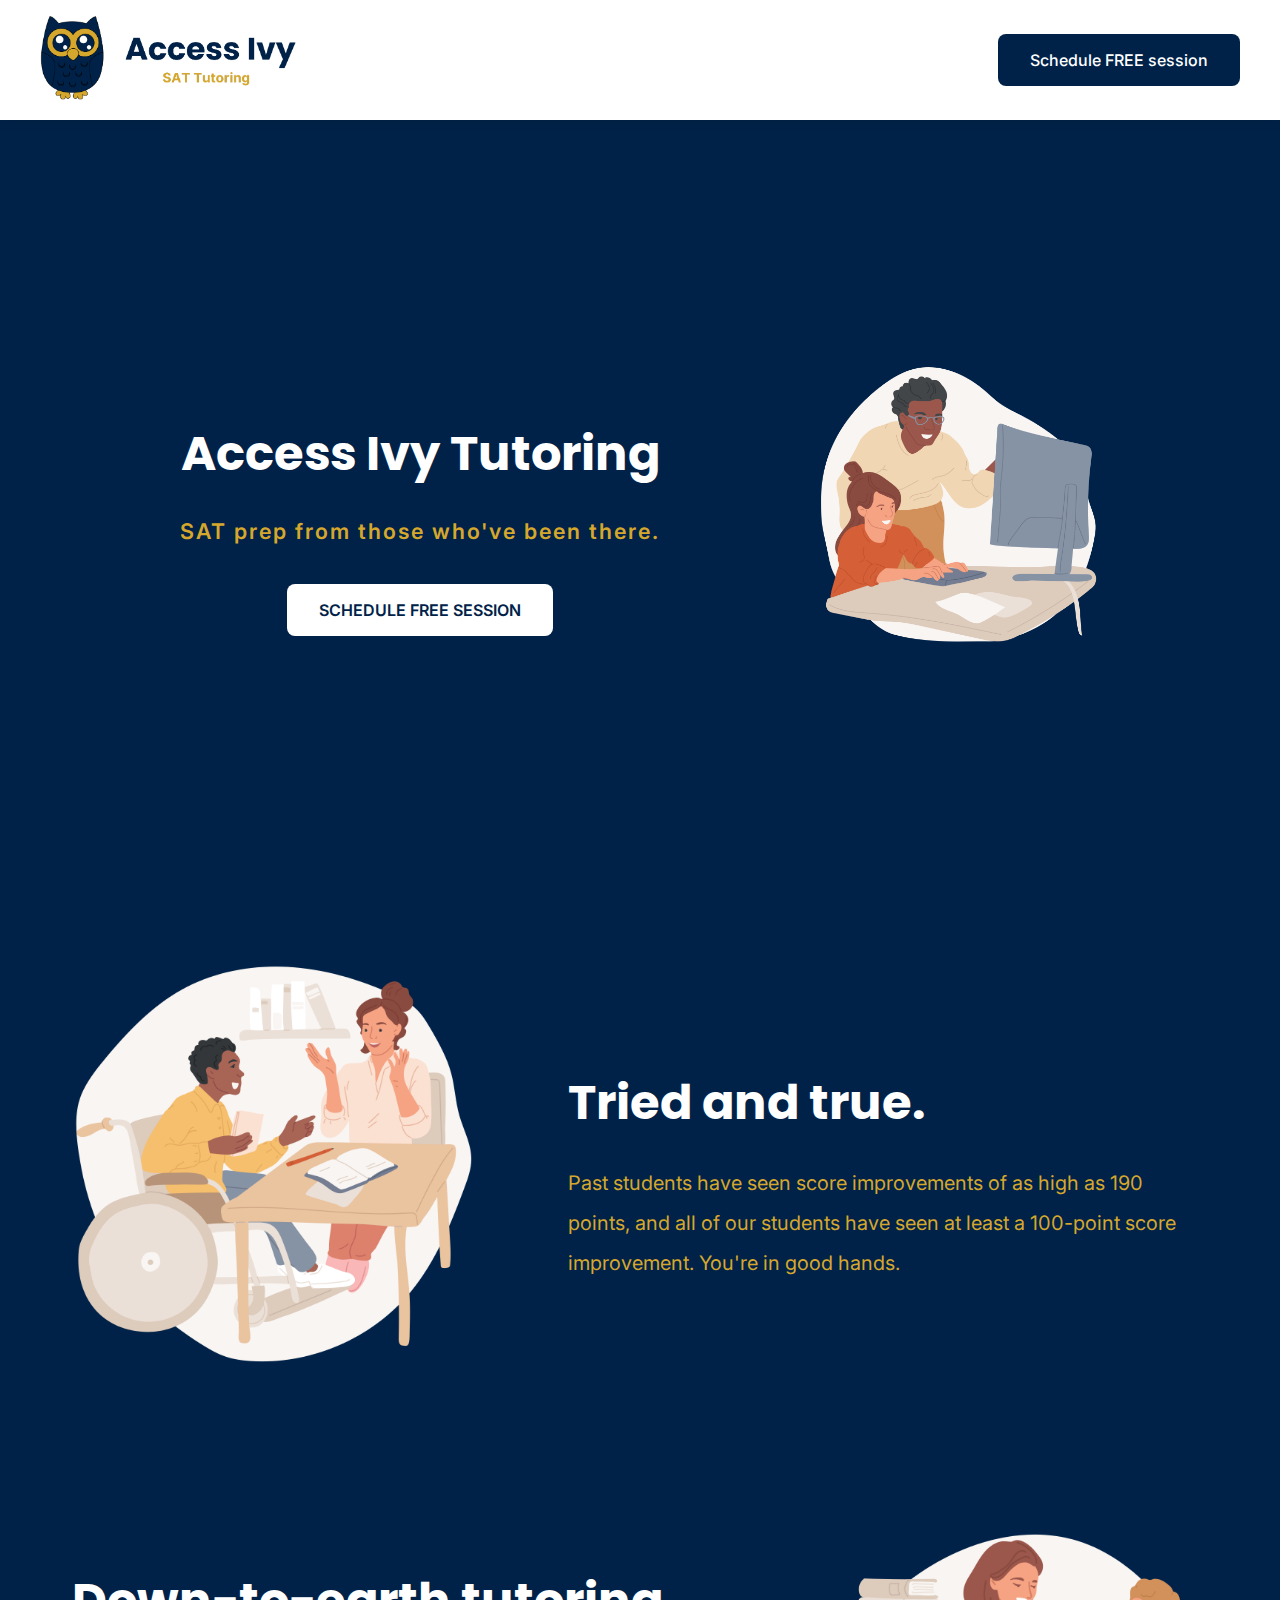
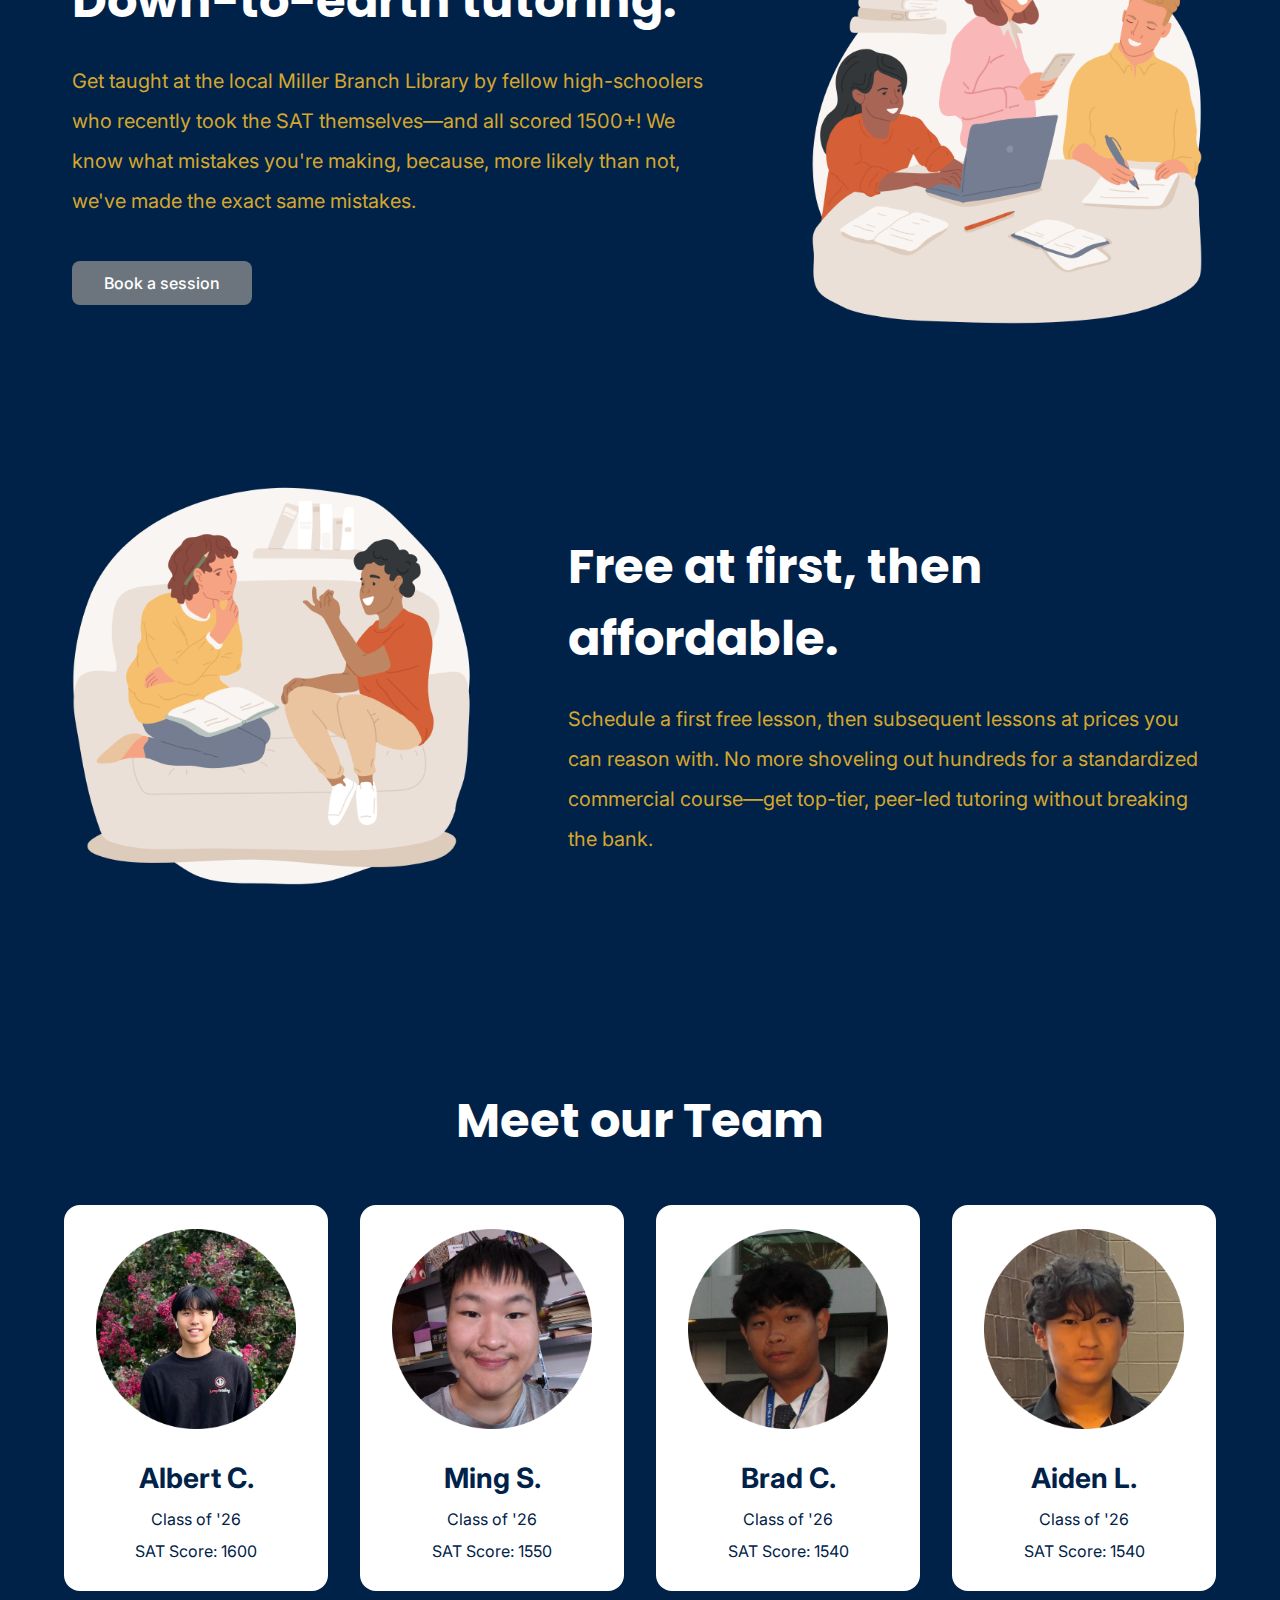
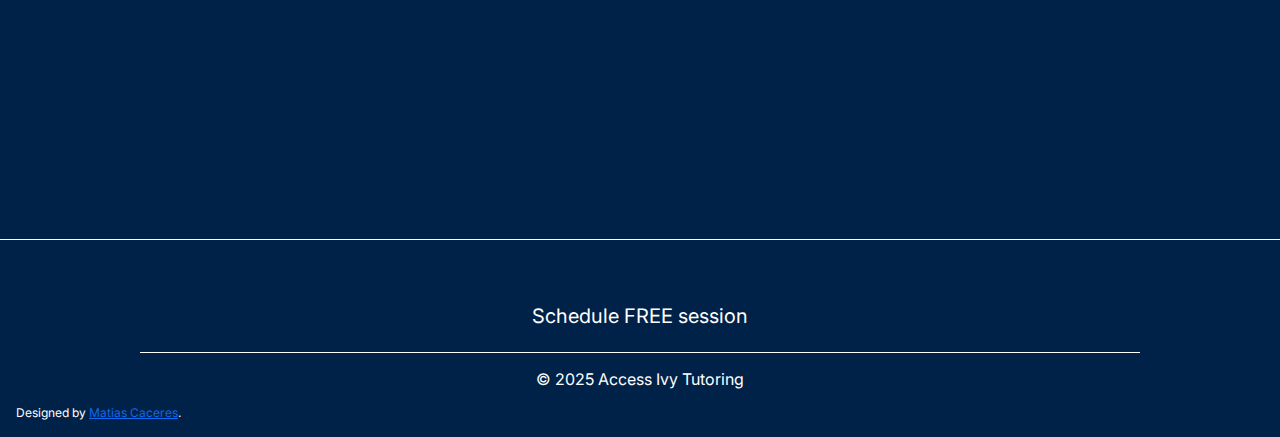
<file: index.html>
<!DOCTYPE html>
<html lang="en">
<head>
    <meta charset="UTF-8">
    <meta name="viewport" content="width=device-width, initial-scale=1.0">
    <link rel="canonical" href="https://www.accessivytutoring.com/">
	<meta name="keywords" content="SAT tutoring, Howard County SAT prep, high school test preparation">
	<meta name="robots" content="index, follow">
    <title>Access Ivy Tutoring</title>
    <meta name="description" content="High-quality, affordable SAT tutoring from recent 1500+ scorers. First lesson is free, and every student improves by at least 150 points." />
    <script type="application/ld+json">
        {
          "@context" : "https://schema.org",
          "@type" : "WebSite",
          "name" : "Access Ivy Tutoring",
          "url" : "https://accessivytutoring.com/"
          "logo": "https://accessivytutoring.com/favicon.png"
        }
    </script>
    <script async src="https://pagead2.googlesyndication.com/pagead/js/adsbygoogle.js?client=ca-pub-3999668652667116" crossorigin="anonymous"></script>
    <meta name="robots" content="index, follow">
    <link href="favicon.png" type="image/png" rel="icon">
    <link rel="stylesheet" href="styles.css">
    <link rel="stylesheet" href="https://cdnjs.cloudflare.com/ajax/libs/font-awesome/6.0.0-beta3/css/all.min.css">
</head>
<body>
    <nav class="navbar">
        <div class="nav-content">
            <a href="https://calendly.com/access_ivy_tutoring/free_session" target="_blank" rel="noopener noreferrer">
                <img class="logo" src="logo.png" alt="Access Ivy Tutoring—welcome!">
            </a>
            <ul class="nav-links" id="navLinks">
                <li><a href="https://calendly.com/access_ivy_tutoring/free_session" target="_blank" rel="noopener noreferrer" class="nav-schedule-button">Schedule FREE session</a></li>
            </ul>
        </div>
    </nav>
    <main>
        <div class="index-container">
            <div class="hero-container">
                <div class="hero-text-container">
                    <h1 class="hero-header">Access Ivy Tutoring</h1>
                    <h3 class="hero-text">SAT prep from those who've been there.</h3>
                    <a href="https://calendly.com/access_ivy_tutoring/free_session" target="_blank" rel="noopener noreferrer" class="explore-button">SCHEDULE FREE SESSION</a>
                </div>
                <img class="hero-image" src="hero.png" alt="">
            </div>

            <!-- Feature 1 -->
            <div class="feature-container feature-left">
                <img src="t&t.png" alt="" class="feature-image">
                <div class="feature-text-container">
                    <h2 class="feature-header">Tried and true.</h2>
                    <p class="feature-text">Past students have seen score improvements of as high as 190 points, and all of our students have seen at least a 100-point score improvement. You're in good hands.</p>
                </div>
            </div>

            <!-- Feature 2 -->
            <div class="feature-container feature-right">
                <img src="dte.png" alt="" class="feature-image">
                <div class="feature-text-container">
                    <h2 class="feature-header">Down-to-earth tutoring.</h2>
                    <p class="feature-text">Get taught at the local Miller Branch Library by fellow high-schoolers who recently took the SAT themselves—and all scored 1500+! We know what mistakes you're making, because, more likely than not, we've made the exact same mistakes.</p>
                    <div class="top-space"></div>
                    <a href="https://calendly.com/access_ivy_tutoring/free_session" target="_blank" rel="noopener noreferrer" class="index-cta">Book a session</a>
                    <div class="bottom-space"></div>
                </div>
            </div>

            <!-- Feature 3 -->
            <div class="feature-container feature-left">
                <img src="price.png" alt="" class="feature-image">
                <div class="feature-text-container">
                    <h2 class="feature-header">Free at first, then affordable.</h2>
                    <p class="feature-text">Schedule a first free lesson, then subsequent lessons at prices you can reason with. No more shoveling out hundreds for a standardized commercial course—get top-tier, peer-led tutoring without breaking the bank.</p>
                </div>
            </div>

            <h1 class="profiles-header">Meet our Team</h1>
            <div class="profiles-parent">
                <div class="profiles-container">
                    <a href="https://calendly.com/access_ivy_tutoring/free_session" target="_blank" rel="noopener noreferrer" class="profile-group">
                        <img src="albert.png" alt="" class="profile-image">
                        <h3 class="profile-header">Albert C.</h1>
                        <p class="profile-desc">Class of '26<br>SAT Score: 1600</p>
                    </a>
                    <a href="https://calendly.com/access_ivy_tutoring/free_session" target="_blank" rel="noopener noreferrer" class="profile-group">
                        <img src="ming.png" alt="" class="profile-image">
                        <h3 class="profile-header">Ming S.</h1>
                        <p class="profile-desc">Class of '26<br>SAT Score: 1550</p>
                    </a>
                    <a href="https://calendly.com/access_ivy_tutoring/free_session" target="_blank" rel="noopener noreferrer" class="profile-group">
                        <img src="brad.png" alt="" class="profile-image">
                        <h3 class="profile-header">Brad C.</h1>
                        <p class="profile-desc">Class of '26<br>SAT Score: 1540</p>
                    </a>
                    <a href="https://calendly.com/access_ivy_tutoring/free_session" target="_blank" rel="noopener noreferrer" class="profile-group">
                        <img src="aiden.png" alt="" class="profile-image">
                        <h3 class="profile-header">Aiden L.</h1>
                        <p class="profile-desc">Class of '26<br>SAT Score: 1540</p>
                    </a>
                </div>
            </div>
        </div>
    </main>
</body>
<hr>
<div class="footer-div">
    <div class="footer-container">
        <footer>
            <ul class="nav footer-nav">
                <li class="nav-item footer-item"><a href="https://calendly.com/access_ivy_tutoring/free_session" target="_blank" rel="noopener noreferrer" class="footer-link">Schedule FREE session</a></li>
            </ul>
            <p class="copyright">&copy; 2025 Access Ivy Tutoring</p>
            <div class="watermark">
                <p>Designed by <a href="mailto:matiascaceresd@gmail.com" target="_blank">Matias Caceres</a>.</p>
            </div>
        </footer>
    </div>
</div>
</html>
</file>
<file: styles.css>
@import url('https://fonts.googleapis.com/css2?family=Inter:wght@400;500;700&family=Poppins:wght@400;600;700&display=swap');

/*
Variables
*/
:root {
	--primary: #002248;
	--secondary: #d6a72d;
	--tertiary: #ffffff;
	--quaternary: #000000;
	--quinary: #003366;
    --senary: #a9a9a9;
}

/*
General Styles
*/
html {
	font-size: 16px;
	position: relative;
}

body {
	overflow-x: hidden;
	background-color: var(--primary);
	margin: 0 auto;
	display: flex;
	flex-direction: column;
	min-height: 100vh;
}

* {
	box-sizing: border-box;
}

main {
	flex: 1 0 auto;
}

hr {
	width: 100vw;
	border: none;
	height: 0.0625rem;
	background-color: var(--tertiary);
}

input:focus::placeholder,
textarea:focus::placeholder {
	color: transparent;
}

a, p, h3 {
	font-family: 'Inter', sans-serif;
}

h1, h2 {
	font-family: 'Poppins', sans-serif;
}

/*
Index Styles
*/
.index-container {
    min-height: 100vh;
    display: flex;
    flex-direction: column;
    align-items: center;
}

.hero-container {
    display: flex;
    align-items: center;
    justify-content: center;
    width: 100%;
    max-width: 75rem;
    min-height: 85vh;
    padding: 2rem;
}

.hero-text-container {
    text-align: center;
    margin-right: 10rem;
}

.hero-header {
    margin-bottom: 1.75rem;
    font-weight: bold;
    font-size: 3rem;
    color: var(--tertiary);
}

.hero-text {
    font-weight: 600;
    font-size: 1.35rem;
    color: var(--secondary);
    letter-spacing: 0.125rem;
    margin-bottom: 3.5rem;
}

.explore-button {
    color: var(--primary);
	text-decoration: none;
	font-weight: 600;
	padding: 1rem 2rem;
	border-radius: 0.5rem;
	transition: all 0.3s ease;
    background-color: var(--tertiary);
}

.explore-button:hover {
    background-color: var(--senary);
}

.hero-image {
    max-width: 17.5rem;
    height: auto;
}

.feature-container {
    display: flex;
    align-items: center;
    justify-content: space-between;
    gap: 4rem;
    margin-top: 5rem;
    margin-bottom: 5rem;
    padding: 0 2rem;
    max-width: 75rem;
    width: 100%;
}

.feature-left {
    flex-direction: row;
}

.feature-right {
    flex-direction: row-reverse;
}

.feature-text-container {
    width: 40rem;
}

.feature-header {
    font-weight: bold;
    font-size: 3rem;
    color: var(--tertiary);
    margin-bottom: 1.5rem;
}

.index-cta {
    color: var(--tertiary);
	text-decoration: none;
	font-weight: 500;
	padding: 0.75rem 2rem;
	border-radius: 0.5rem;
	transition: all 0.3s ease;
    background-color: #6c757d;
}

.index-cta:hover {
	background-color: #5c636a;
}

.top-space {
	margin-top: 3.25rem;
}

.bottom-space {
	margin-top: 2rem;
}

.feature-text {
    font-weight: 400;
    font-size: 1.25rem;
    color: var(--secondary);
    line-height: 2;
}

.feature-container .feature-image {
    width: 25rem;
}

/*
Profile Section Styles
*/
.profiles-header {
	color: var(--tertiary);
	font-weight: bold;
    font-size: 3rem;
	text-align: center;
	margin: 7.5rem 0 3rem 0;
}

.profiles-parent {
	display: grid;
	place-items: center;
	grid-template-columns: repeat(1, 1fr);
	padding: 0rem 2rem;
	margin-bottom: 15rem;
}

.profiles-container {
	display: grid;
	place-items: center;
	grid-template-columns: repeat(4, 1fr);
	gap: 2rem;
}

.profile-group {
	background-color: var(--tertiary);
	color: var(--primary);
	text-align: center;
	padding: 1.5rem 2rem 0.5rem 2rem;
	border-radius: 1rem;
	text-decoration: none;
	transition: transform 0.3s ease, box-shadow 0.3s ease;
	width: 100%;
}

.profile-group:hover {
	cursor: pointer;
	transform: translateY(-0.625rem);
}

.profile-image {
	width: 12.5rem;
}

.profile-header {
	font-size: 1.75rem;
}

.profile-desc {
	margin-top: -1.25rem;
	font-size: 1rem;
	line-height: 2em;
}

/*
Navigation Styles
*/
.logo {
    width: 100%;
    max-width: 20rem;
    height: auto;
    font-size: 1.25rem;
}

.navbar {
	background-color: var(--tertiary);
	padding: 1rem 0;
	position: sticky;
	top: 0;
	z-index: 1000;
	box-shadow: 0 0.125rem 0.625rem rgba(0, 0, 0, 0.1);
}

.nav-content {
	max-width: 75rem;
	margin: 0 auto;
	display: flex;
	justify-content: space-between;
	align-items: center;
	width: calc(100% - 4rem);
}

.nav-links {
	list-style: none;
	display: flex;
	margin: 0;
	padding: 0;
}

.nav-links a {
	color: var(--tertiary);
	text-decoration: none;
	font-weight: 500;
	padding: 1rem 2rem;
	border-radius: 0.5rem;
	transition: all 0.3s ease;
    background-color: var(--primary);
}

.nav-links a:hover{
    background-color: var(--quinary);
}

/*
Footer Styles
*/
.footer-div {
	padding: 3rem 0;
}

.footer-container {
	max-width: 62.5rem;
	margin: 0 auto;
	width: calc(100% - 4rem);
}

footer {
	flex-shrink: 0;
	margin: 0 auto;
}

.footer-nav {
	display: flex;
	justify-content: center;
	align-items: center;
	list-style: none;
	padding: 0;
	margin: 0;
	border-bottom: 0.0625rem solid var(--tertiary);
	padding-bottom: 1rem;
	margin-bottom: 1rem;
	margin-left: auto;
	margin-right: auto;
}

.footer-item {
	margin: 0;
	padding: 0;
}

.footer-link {
	display: block;
	padding: 0.5rem 0.75rem;
	color: var(--tertiary);
	font-size: 1.25rem;
	text-decoration: none;
}

.footer-link:hover {
	color: var(--senary);
}

.copyright {
	text-align: center;
	color: var(--tertiary);
	margin: 0;
}

.watermark {
	line-height: 2em;
	font-size: 0.75rem;
	padding-left: 1rem;
	position: absolute;
	bottom: 0;
	left: 0;
}

.watermark p {
	color: var(--tertiary);
}

.watermark a {
	color: #0e6af1;
}

.watermark a:hover {
	color: #0b55c5;
}

/*
Responsive Design
*/
@media (min-width: 62.51rem) {
    .logo {
        width: 16rem;
    }
}

@media (max-width: 75rem) {
	.profiles-container {
		grid-template-columns: repeat(3, 1fr);
	}
}

@media screen and (max-width: 62.5rem) {
	.logo {
        width: 12rem;
	}

    .hero-container {
        flex-direction: column;
        text-align: center;
    }

    .hero-text-container {
        margin-right: 0;
        margin-bottom: 2rem;
    }

	.profiles-container {
		grid-template-columns: repeat(2, 1fr);
	}

    .hero-text {
        font-size: 2rem;
    }

    .hero-image {
        display: none;
    }

    .feature-container {
        flex-direction: column;
        text-align: center;
    }

    .feature-text-container {
        width: 100%;
        order: 1;
    }

    .feature-container .feature-image {
        order: 2;
    }

    .feature-header {
        font-size: 2.5rem;
    }

    .feature-image {
        margin-top: -2.5rem;
    }

    .feature-text {
        font-size: 1rem;
    }
}

@media (max-width: 48rem) {
	.nav-content {
		flex-direction: column;
		gap: 1rem;
		padding: 1rem;
		width: 100vw;
	}

	.footer-content {
		flex-direction: column;
		text-align: center;
	}

	.footer-links {
		flex-direction: column;
		gap: 1rem;
		align-items: center;
	}

	.footer-links ul {
		text-align: center;
	}

	.navbar {
		padding: 0;
		position: relative;
	}

	.nav-content {
		flex-direction: row;
		justify-content: space-between;
		align-items: center;
	}

	.hero-header {
        font-size: 3.5rem;
    }

    .hero-text {
        font-size: 1rem;
    }

    .logo {
        width: 10rem;
    }
}

@media (max-width: 39rem) {
	.profiles-container {
		grid-template-columns: repeat(1, 1fr);
	}

	.nav-links a {
		display: none;
	}
}
</file>
